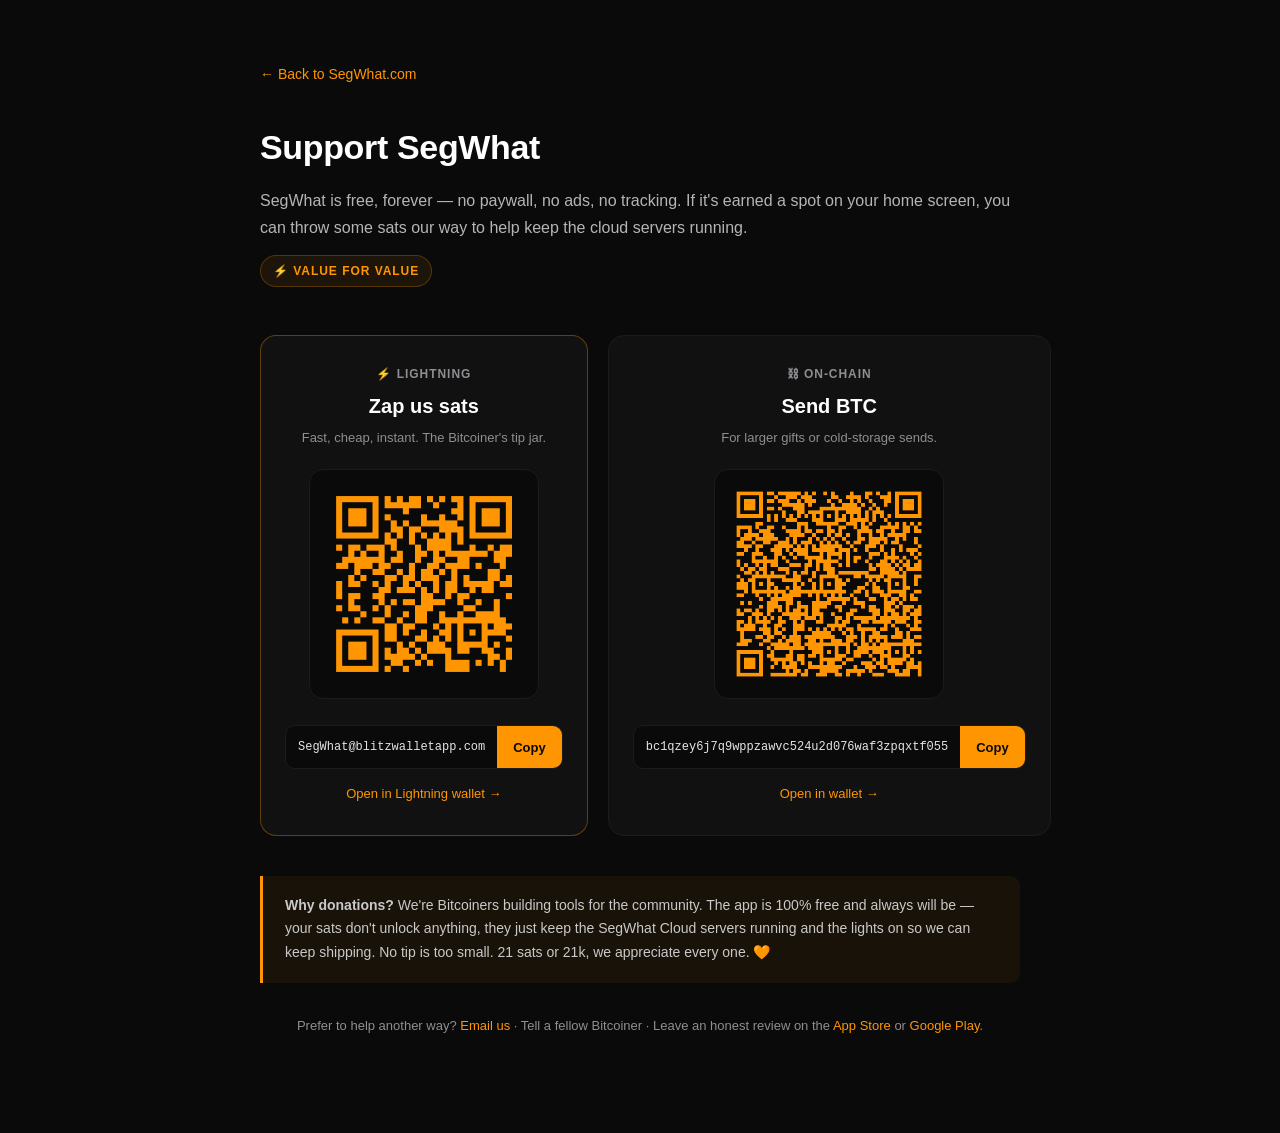
<file: donate.html>
<!DOCTYPE html>
<html lang="en">

<head>
    <meta charset="UTF-8">
    <meta name="viewport" content="width=device-width, initial-scale=1.0">
    <title>Support SegWhat — Bitcoin &amp; Lightning Donations</title>
    <meta name="description"
        content="SegWhat is free, forever. If it earns its place on your home screen, drop us some sats over Lightning or on-chain to keep the cloud servers running.">
    <link rel="icon" type="image/png" sizes="32x32" href="images/favicon-32.png">
    <link rel="icon" type="image/png" sizes="16x16" href="images/favicon-16.png">
    <link rel="apple-touch-icon" sizes="180x180" href="images/apple-touch-icon.png">
    <style>
        * { margin: 0; padding: 0; box-sizing: border-box; }
        body {
            font-family: -apple-system, BlinkMacSystemFont, 'Segoe UI', Roboto, sans-serif;
            background: #0A0A0A; color: #E5E5E5; line-height: 1.7;
            padding: 60px 24px 96px;
        }
        .container { max-width: 760px; margin: 0 auto; }
        .back { display: inline-block; margin-bottom: 32px; font-size: 14px; color: #FF9500; text-decoration: none; }
        .back:hover { text-decoration: underline; }
        h1 { font-size: 34px; color: #fff; margin-bottom: 10px; letter-spacing: -0.01em; }
        .lead { font-size: 16px; color: #B5B5B5; margin-bottom: 14px; }
        .v4v {
            display: inline-block; font-size: 12px; font-weight: 700; letter-spacing: 0.08em;
            text-transform: uppercase; color: #FF9500;
            background: rgba(255, 149, 0, 0.08); border: 1px solid rgba(255, 149, 0, 0.25);
            padding: 5px 12px; border-radius: 999px; margin-bottom: 40px;
        }
        .cards { display: grid; grid-template-columns: 1fr 1fr; gap: 20px; margin: 8px 0 40px; }
        @media (max-width: 620px) { .cards { grid-template-columns: 1fr; } }
        .card {
            background: #111; border: 1px solid #1C1C1E; border-radius: 16px;
            padding: 28px 24px; text-align: center;
        }
        .card.featured { border-color: rgba(255, 149, 0, 0.35); }
        .card-eyebrow {
            font-size: 12px; font-weight: 700; letter-spacing: 0.08em; text-transform: uppercase;
            color: #8E8E93; margin-bottom: 4px;
        }
        .card h2 { font-size: 20px; color: #fff; margin-bottom: 4px; }
        .card .sub { font-size: 13px; color: #8E8E93; margin-bottom: 20px; }
        .qr-wrap {
            background: #0A0A0A; border: 1px solid #1C1C1E; border-radius: 14px;
            padding: 14px; display: inline-block; margin-bottom: 18px;
        }
        .qr-wrap img { display: block; width: 200px; height: 200px; border-radius: 6px; }
        .addr-row {
            display: flex; align-items: stretch; gap: 0;
            background: #0A0A0A; border: 1px solid #1C1C1E; border-radius: 10px; overflow: hidden;
        }
        .addr {
            flex: 1; font-family: ui-monospace, SFMono-Regular, Menlo, monospace;
            font-size: 12px; color: #E5E5E5; padding: 11px 12px;
            white-space: nowrap; overflow-x: auto; text-align: left;
        }
        .copy-btn {
            border: none; background: #FF9500; color: #0A0A0A;
            font-weight: 700; font-size: 13px; padding: 0 16px; cursor: pointer;
            transition: background 0.15s;
        }
        .copy-btn:hover { background: #ffab33; }
        .copy-btn.copied { background: #34C759; color: #fff; }
        .open-link {
            display: inline-block; margin-top: 14px; font-size: 13px;
            color: #FF9500; text-decoration: none;
        }
        .open-link:hover { text-decoration: underline; }
        .pending {
            font-size: 12px; color: #8E8E93; margin-top: 14px; font-style: italic;
        }
        .why {
            background: rgba(255, 149, 0, 0.06); border-left: 3px solid #FF9500;
            border-radius: 0 10px 10px 0; padding: 18px 22px; margin: 8px 0 32px;
        }
        .why p { font-size: 14px; color: #C9C9C9; margin: 0; }
        .footnote { font-size: 13px; color: #8E8E93; text-align: center; margin-top: 8px; }
        .footnote a { color: #FF9500; text-decoration: none; }
    </style>
</head>

<body>
    <div class="container">
        <a href="/" class="back">&larr; Back to SegWhat.com</a>

        <h1>Support SegWhat</h1>
        <p class="lead">SegWhat is free, forever — no paywall, no ads, no tracking. If it's earned a spot on your
            home screen, you can throw some sats our way to help keep the cloud servers running.</p>
        <span class="v4v">⚡ Value for Value</span>

        <div class="cards">
            <!-- Lightning -->
            <div class="card featured">
                <div class="card-eyebrow">⚡ Lightning</div>
                <h2>Zap us sats</h2>
                <p class="sub">Fast, cheap, instant. The Bitcoiner's tip jar.</p>
                <div class="qr-wrap">
                    <img src="images/donate-lightning.png" alt="Lightning donation QR code">
                </div>
                <div class="addr-row">
                    <span class="addr" id="ln-addr">SegWhat@blitzwalletapp.com</span>
                    <button class="copy-btn" data-copy="ln-addr">Copy</button>
                </div>
                <a class="open-link" href="lightning:SegWhat@blitzwalletapp.com">Open in Lightning wallet →</a>
            </div>

            <!-- On-chain -->
            <div class="card">
                <div class="card-eyebrow">⛓ On-chain</div>
                <h2>Send BTC</h2>
                <p class="sub">For larger gifts or cold-storage sends.</p>
                <div class="qr-wrap">
                    <img src="images/donate-onchain.png" alt="On-chain Bitcoin donation QR code">
                </div>
                <div class="addr-row">
                    <span class="addr" id="oc-addr">bc1qzey6j7q9wppzawvc524u2d076waf3zpqxtf055</span>
                    <button class="copy-btn" data-copy="oc-addr">Copy</button>
                </div>
                <a class="open-link"
                    href="bitcoin:bc1qzey6j7q9wppzawvc524u2d076waf3zpqxtf055?label=SegWhat%20Donation">Open in
                    wallet →</a>
            </div>
        </div>

        <div class="why">
            <p><strong>Why donations?</strong> We're Bitcoiners building tools for the community. The app is
                100% free and always will be — your sats don't unlock anything, they just keep the SegWhat Cloud
                servers running and the lights on so we can keep shipping. No tip is too small. 21 sats or 21k,
                we appreciate every one. 🧡</p>
        </div>

        <p class="footnote">Prefer to help another way? <a href="mailto:info@segwhat.com">Email us</a> ·
            Tell a fellow Bitcoiner · Leave an honest review on the
            <a href="https://apps.apple.com/us/app/blockclock-by-segwhat/id6767312694">App Store</a> or
            <a href="https://play.google.com/store/apps/details?id=io.segwhat.blockclock">Google Play</a>.</p>
    </div>

    <script>
        document.querySelectorAll('.copy-btn').forEach(function (btn) {
            btn.addEventListener('click', function () {
                var text = document.getElementById(btn.dataset.copy).textContent.trim();
                navigator.clipboard.writeText(text).then(function () {
                    var orig = btn.textContent;
                    btn.textContent = 'Copied';
                    btn.classList.add('copied');
                    setTimeout(function () {
                        btn.textContent = orig;
                        btn.classList.remove('copied');
                    }, 1500);
                });
            });
        });
    </script>
</body>

</html>
</file>
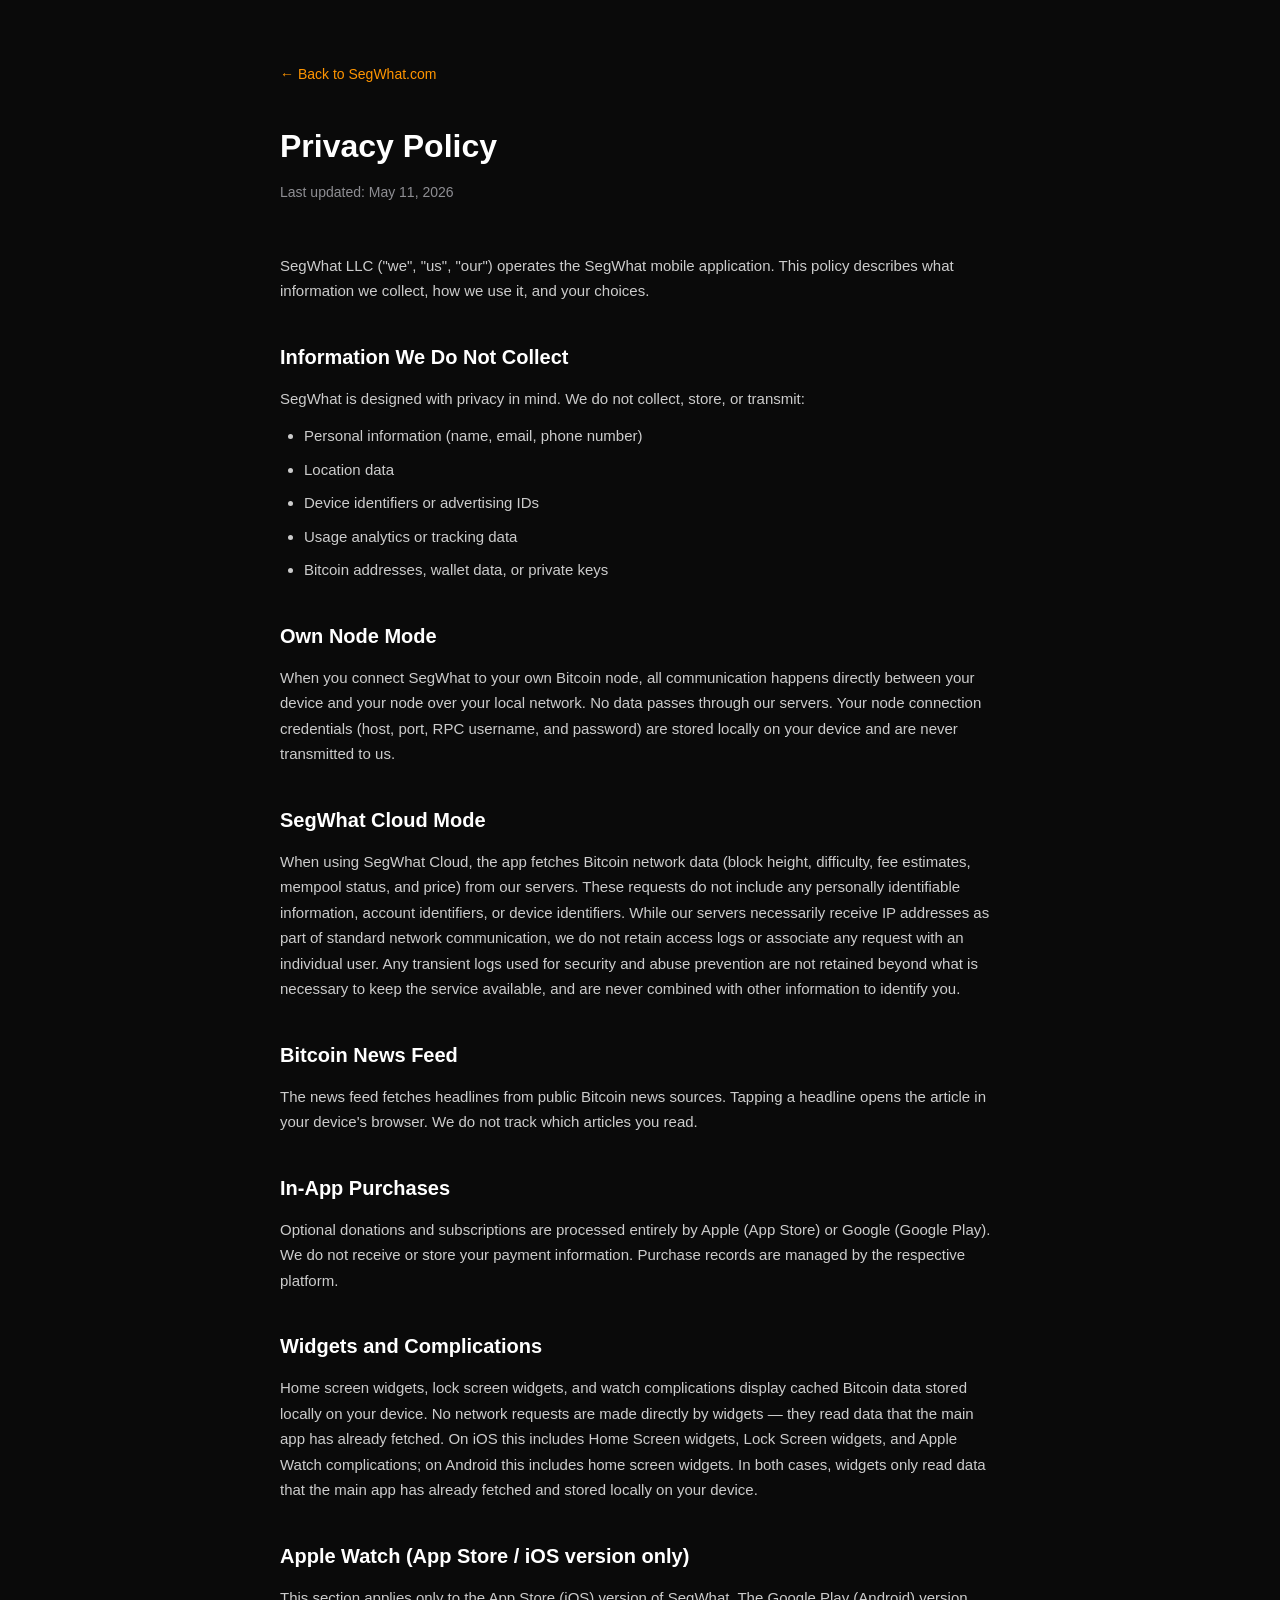
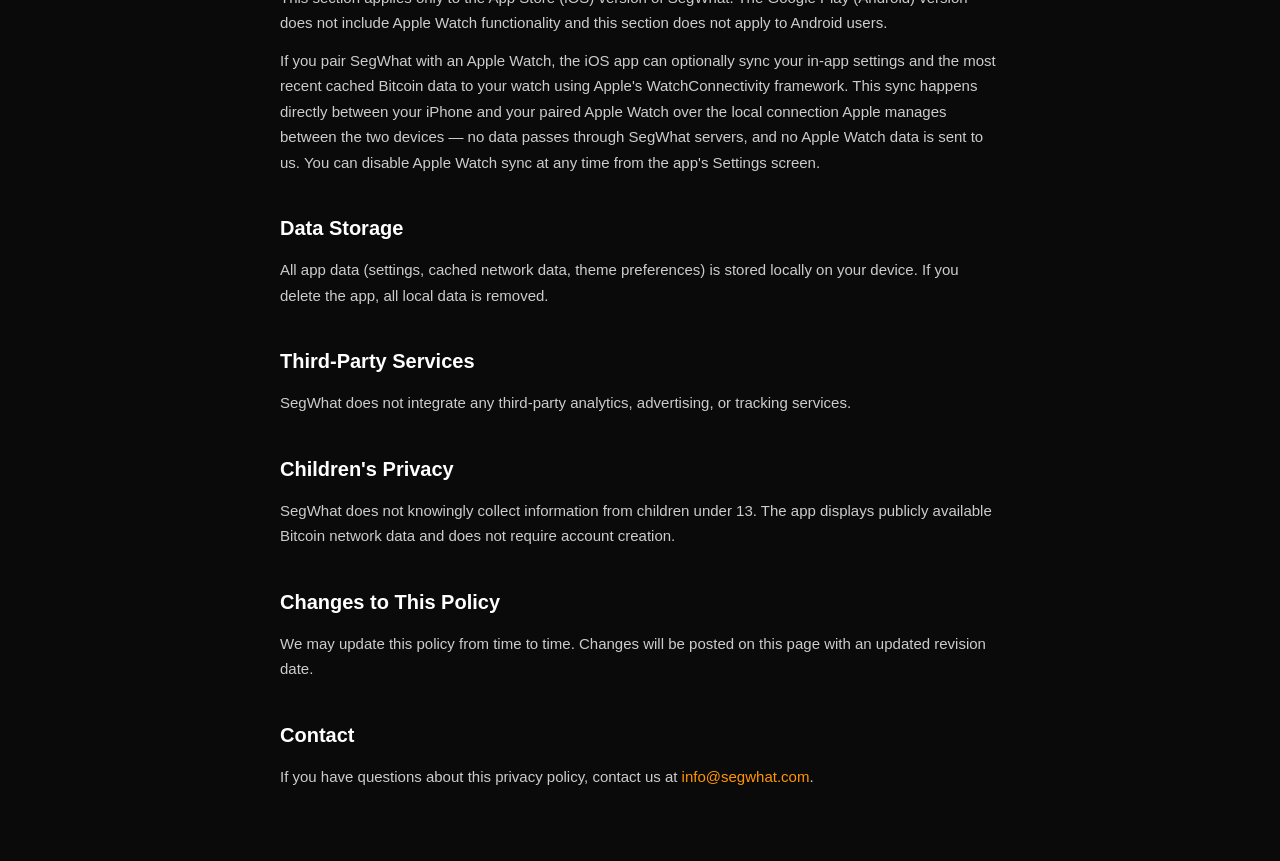
<file: privacy.html>
<!DOCTYPE html>
<html lang="en">

<head>
    <meta charset="UTF-8">
    <meta name="viewport" content="width=device-width, initial-scale=1.0">
    <title>Privacy Policy — SegWhat LLC</title>
    <style>
        * { margin: 0; padding: 0; box-sizing: border-box; }
        body {
            font-family: -apple-system, BlinkMacSystemFont, 'Segoe UI', Roboto, sans-serif;
            background: #0A0A0A; color: #E5E5E5; line-height: 1.7;
            padding: 60px 24px;
        }
        .container { max-width: 720px; margin: 0 auto; }
        h1 { font-size: 32px; color: #fff; margin-bottom: 8px; }
        .updated { font-size: 14px; color: #8E8E93; margin-bottom: 48px; }
        h2 { font-size: 20px; color: #fff; margin: 36px 0 12px; }
        p, li { font-size: 15px; color: #ccc; margin-bottom: 12px; }
        ul { padding-left: 24px; }
        li { margin-bottom: 8px; }
        a { color: #FF9500; text-decoration: none; }
        a:hover { text-decoration: underline; }
        .back { display: inline-block; margin-bottom: 32px; font-size: 14px; }
    </style>
</head>

<body>
    <div class="container">
        <a href="/" class="back">&larr; Back to SegWhat.com</a>
        <h1>Privacy Policy</h1>
        <p class="updated">Last updated: May 11, 2026</p>

        <p>SegWhat LLC ("we", "us", "our") operates the SegWhat mobile application. This policy describes what
            information we collect, how we use it, and your choices.</p>

        <h2>Information We Do Not Collect</h2>
        <p>SegWhat is designed with privacy in mind. We do not collect, store, or transmit:</p>
        <ul>
            <li>Personal information (name, email, phone number)</li>
            <li>Location data</li>
            <li>Device identifiers or advertising IDs</li>
            <li>Usage analytics or tracking data</li>
            <li>Bitcoin addresses, wallet data, or private keys</li>
        </ul>

        <h2>Own Node Mode</h2>
        <p>When you connect SegWhat to your own Bitcoin node, all communication happens directly between your
            device and your node over your local network. No data passes through our servers. Your node connection
            credentials (host, port, RPC username, and password) are stored locally on your device and are never
            transmitted to us.</p>

        <h2>SegWhat Cloud Mode</h2>
        <p>When using SegWhat Cloud, the app fetches Bitcoin network data (block height, difficulty, fee estimates,
            mempool status, and price) from our servers. These requests do not include any personally identifiable
            information, account identifiers, or device identifiers. While our servers necessarily receive IP
            addresses as part of standard network communication, we do not retain access logs or associate any
            request with an individual user. Any transient logs used for security and abuse prevention are not
            retained beyond what is necessary to keep the service available, and are never combined with other
            information to identify you.</p>

        <h2>Bitcoin News Feed</h2>
        <p>The news feed fetches headlines from public Bitcoin news sources. Tapping a headline opens the article in
            your device's browser. We do not track which articles you read.</p>

        <h2>In-App Purchases</h2>
        <p>Optional donations and subscriptions are processed entirely by Apple (App Store) or Google (Google Play).
            We do not receive or store your payment information. Purchase records are managed by the respective
            platform.</p>

        <h2>Widgets and Complications</h2>
        <p>Home screen widgets, lock screen widgets, and watch complications display cached Bitcoin data stored
            locally on your device. No network requests are made directly by widgets — they read data that the main
            app has already fetched. On iOS this includes Home Screen widgets, Lock Screen widgets, and Apple Watch
            complications; on Android this includes home screen widgets. In both cases, widgets only read data that
            the main app has already fetched and stored locally on your device.</p>

        <h2>Apple Watch (App Store / iOS version only)</h2>
        <p>This section applies only to the App Store (iOS) version of SegWhat. The Google Play (Android) version
            does not include Apple Watch functionality and this section does not apply to Android users.</p>
        <p>If you pair SegWhat with an Apple Watch, the iOS app can optionally sync your in-app settings and the
            most recent cached Bitcoin data to your watch using Apple's WatchConnectivity framework. This sync
            happens directly between your iPhone and your paired Apple Watch over the local connection Apple manages
            between the two devices — no data passes through SegWhat servers, and no Apple Watch data is sent to us.
            You can disable Apple Watch sync at any time from the app's Settings screen.</p>

        <h2>Data Storage</h2>
        <p>All app data (settings, cached network data, theme preferences) is stored locally on your device. If you
            delete the app, all local data is removed.</p>

        <h2>Third-Party Services</h2>
        <p>SegWhat does not integrate any third-party analytics, advertising, or tracking services.</p>

        <h2>Children's Privacy</h2>
        <p>SegWhat does not knowingly collect information from children under 13. The app displays publicly
            available Bitcoin network data and does not require account creation.</p>

        <h2>Changes to This Policy</h2>
        <p>We may update this policy from time to time. Changes will be posted on this page with an updated
            revision date.</p>

        <h2>Contact</h2>
        <p>If you have questions about this privacy policy, contact us at
            <a href="mailto:info@segwhat.com">info@segwhat.com</a>.
        </p>
    </div>
</body>

</html>
</file>
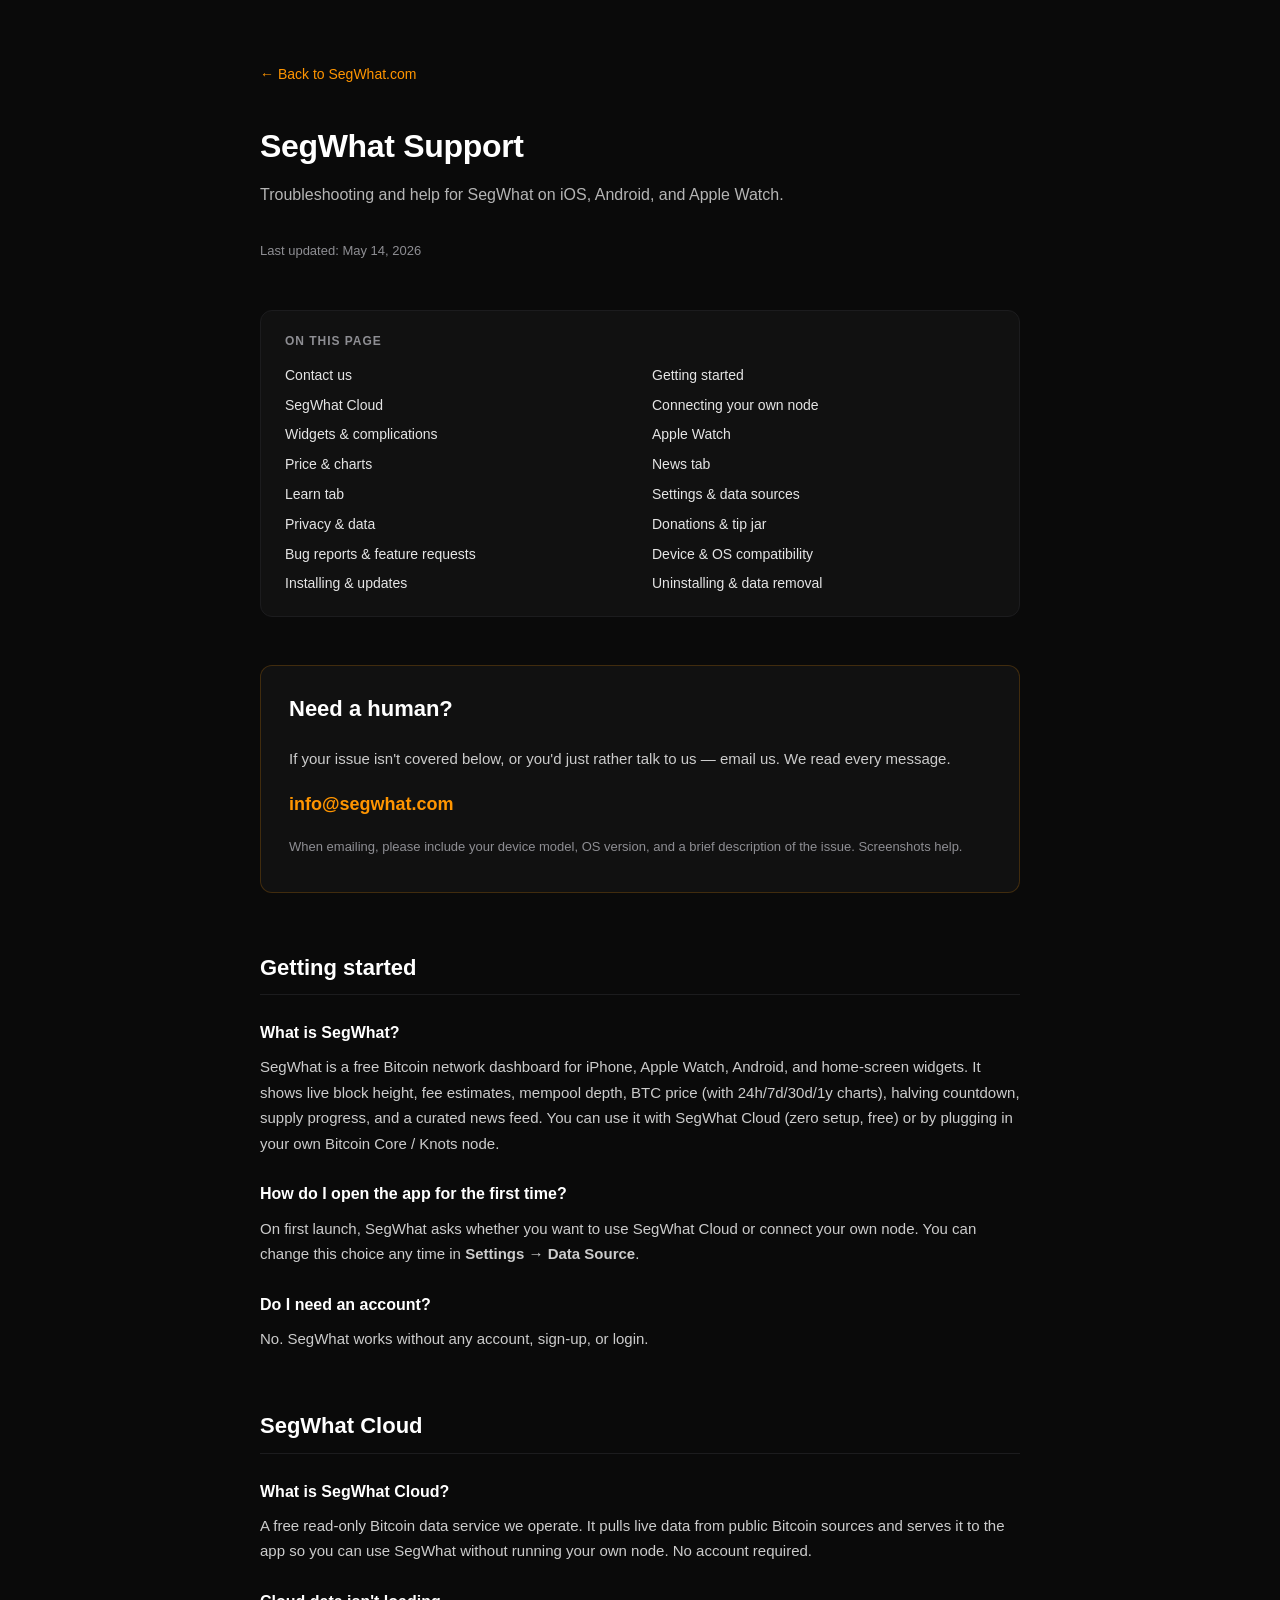
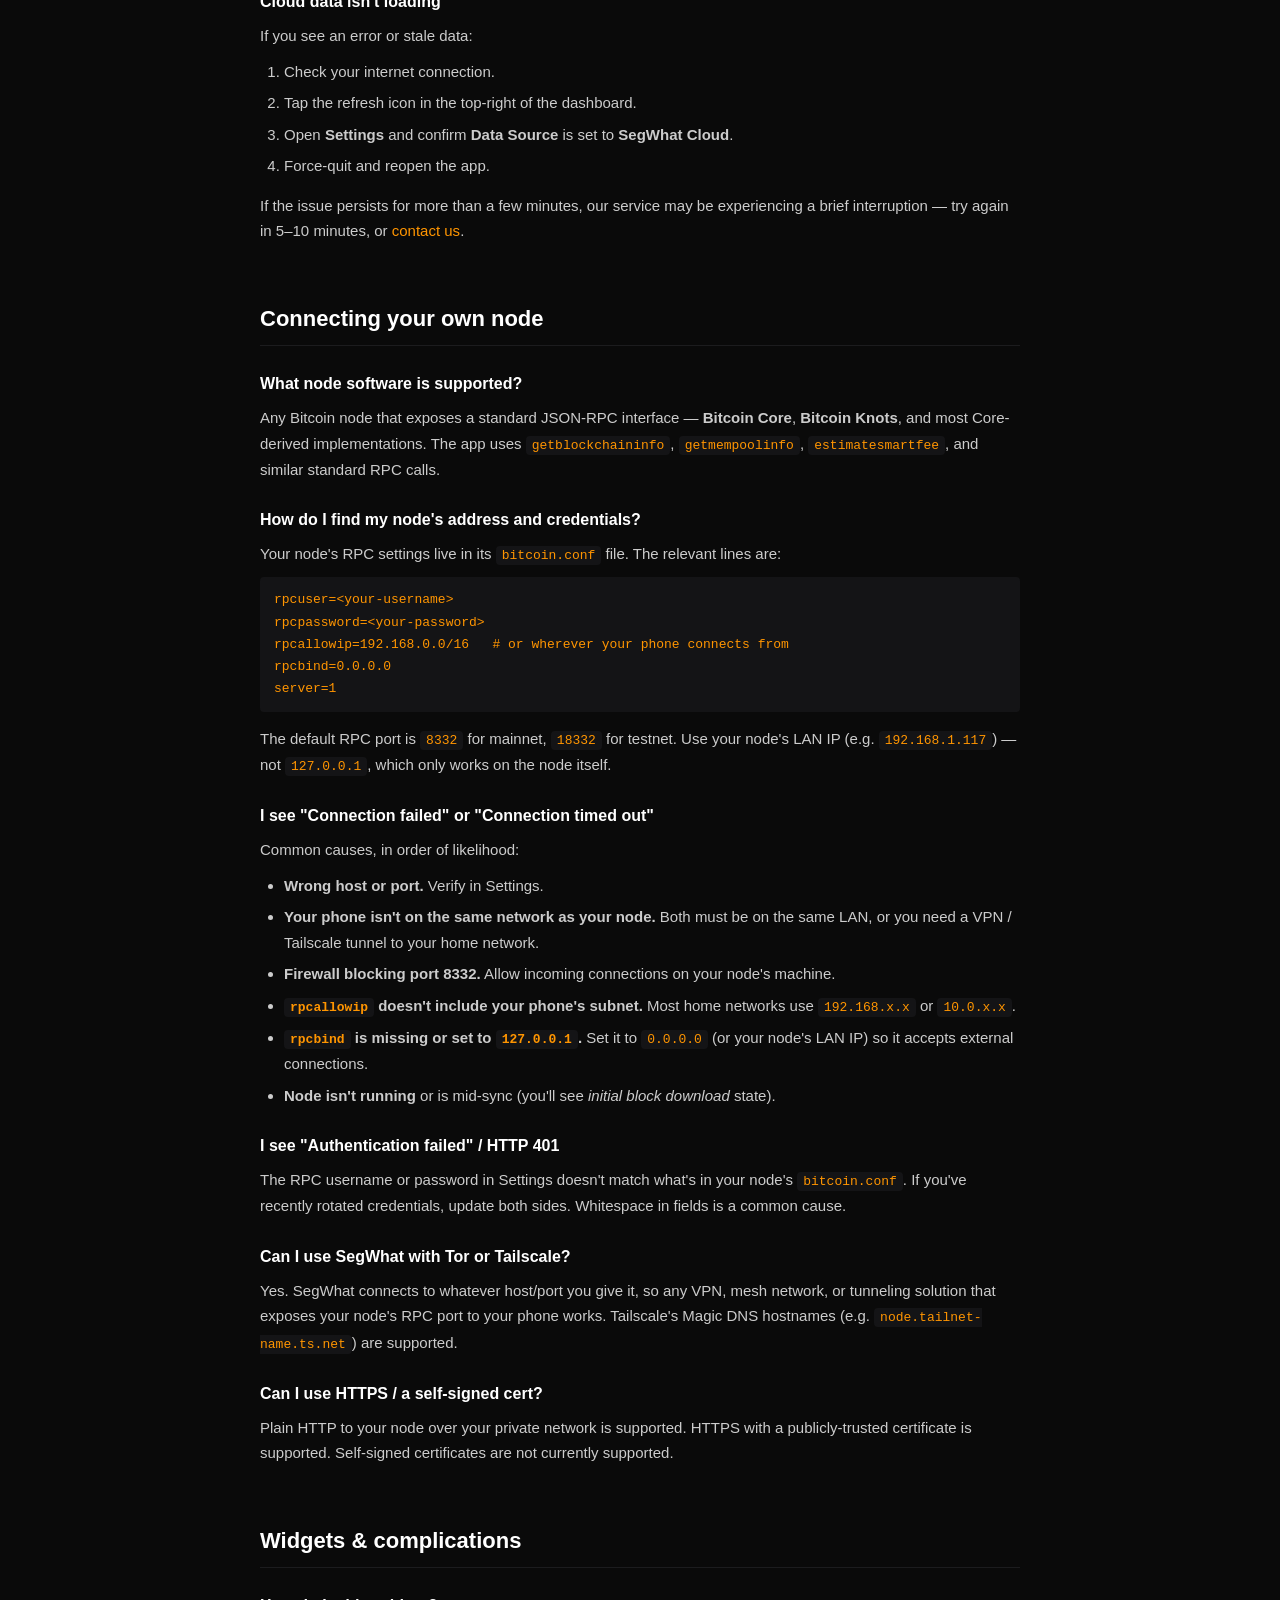
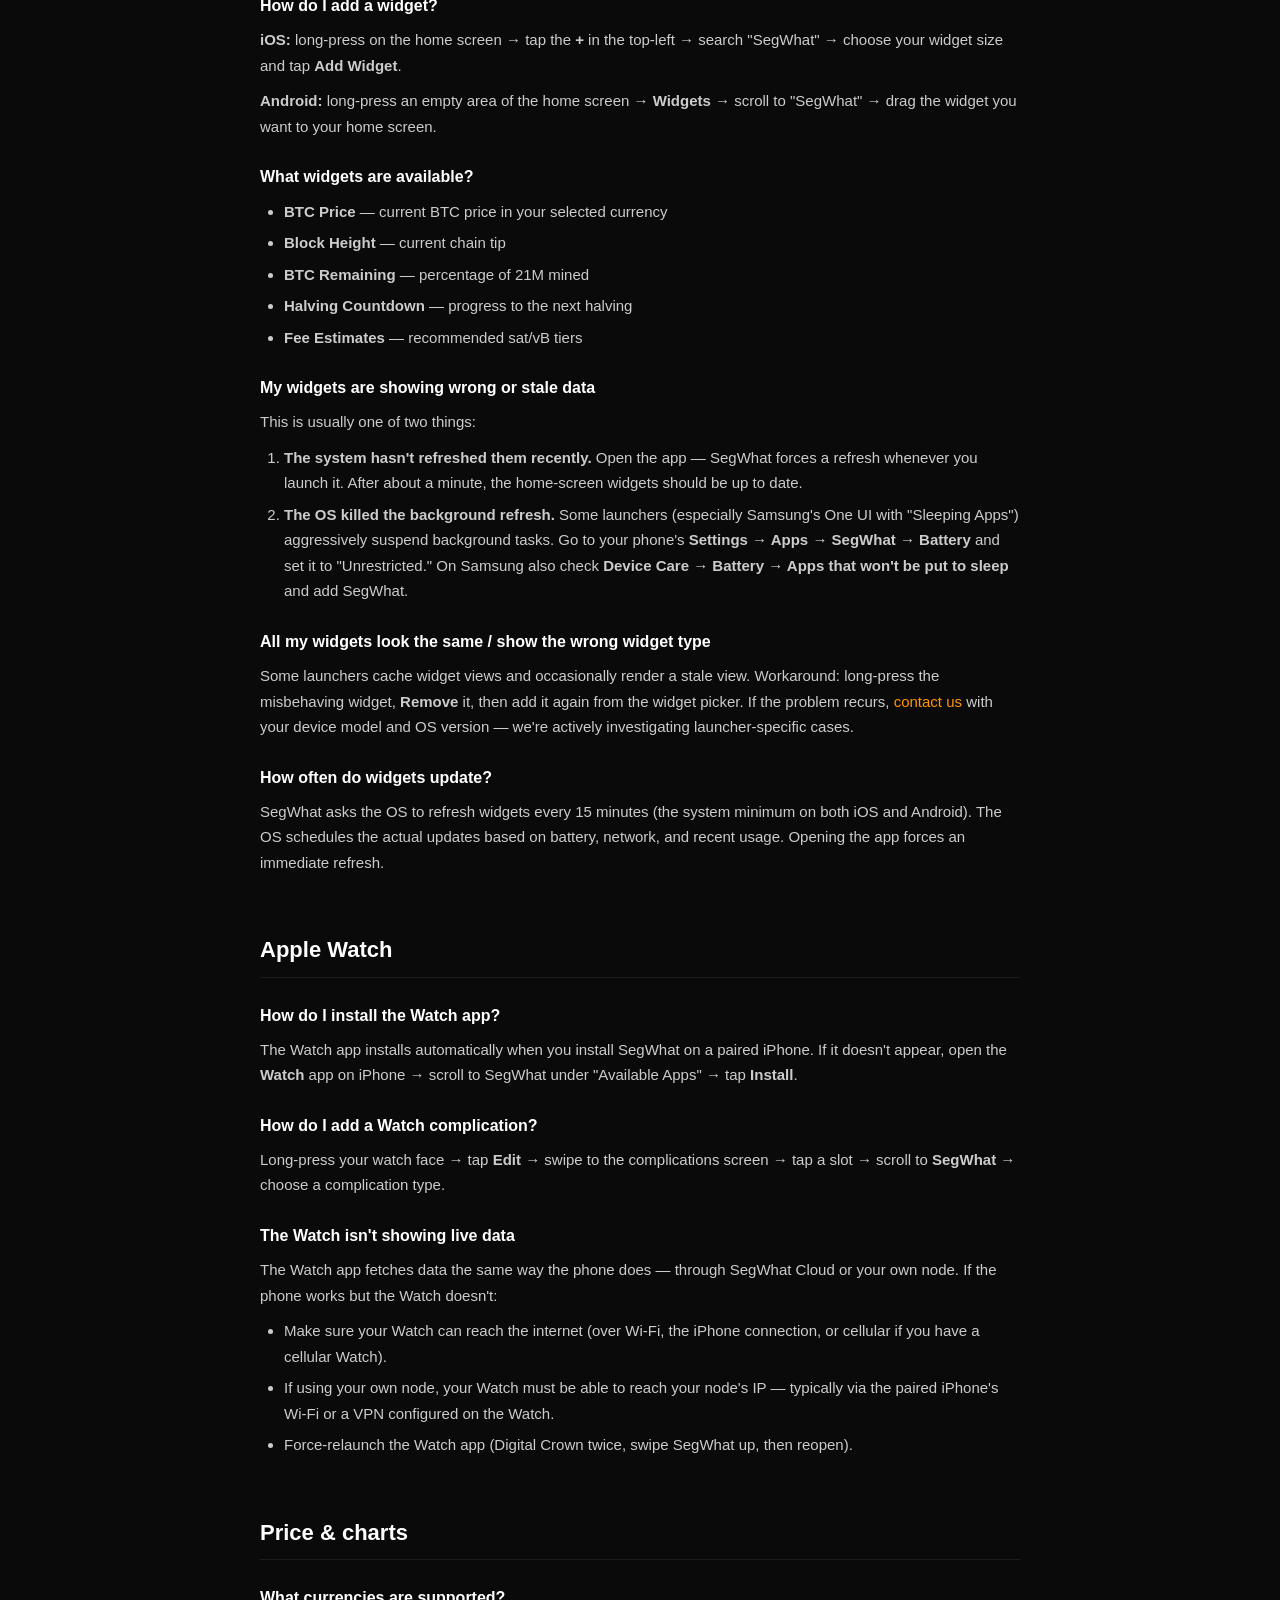
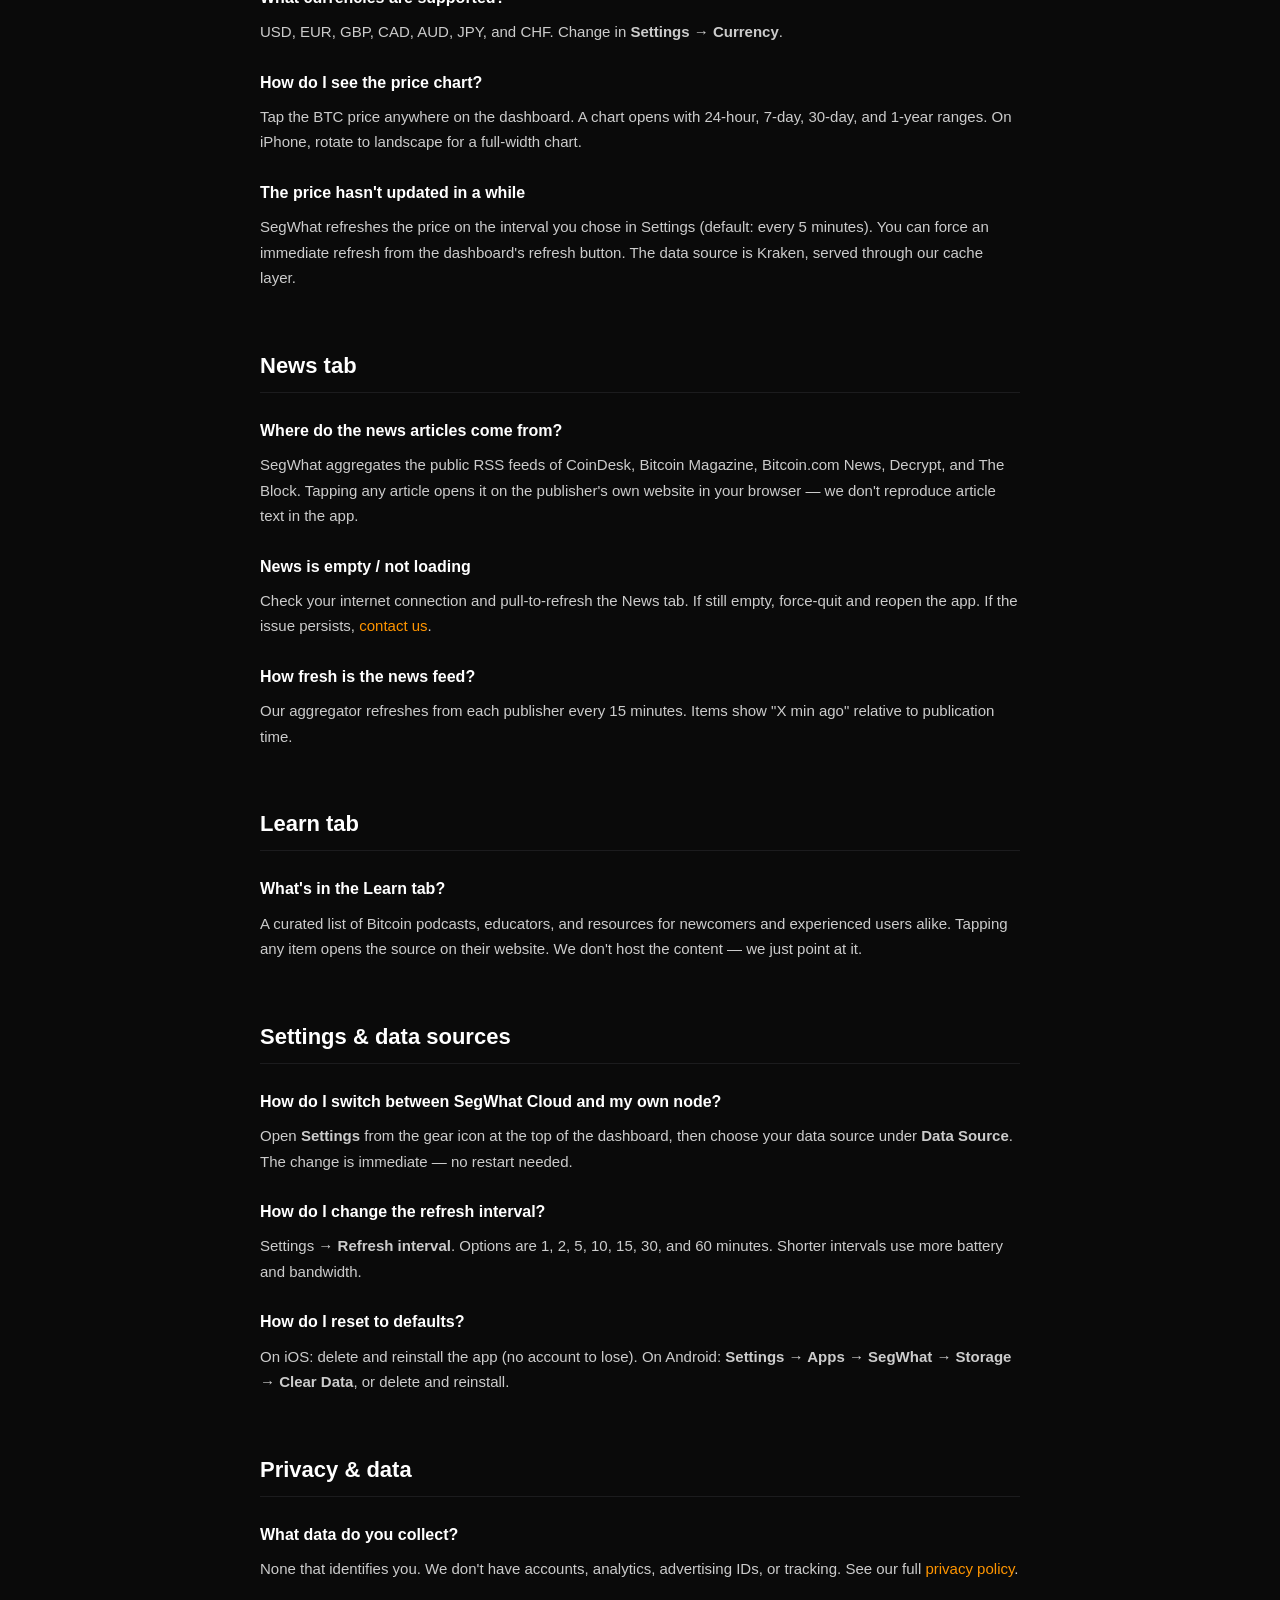
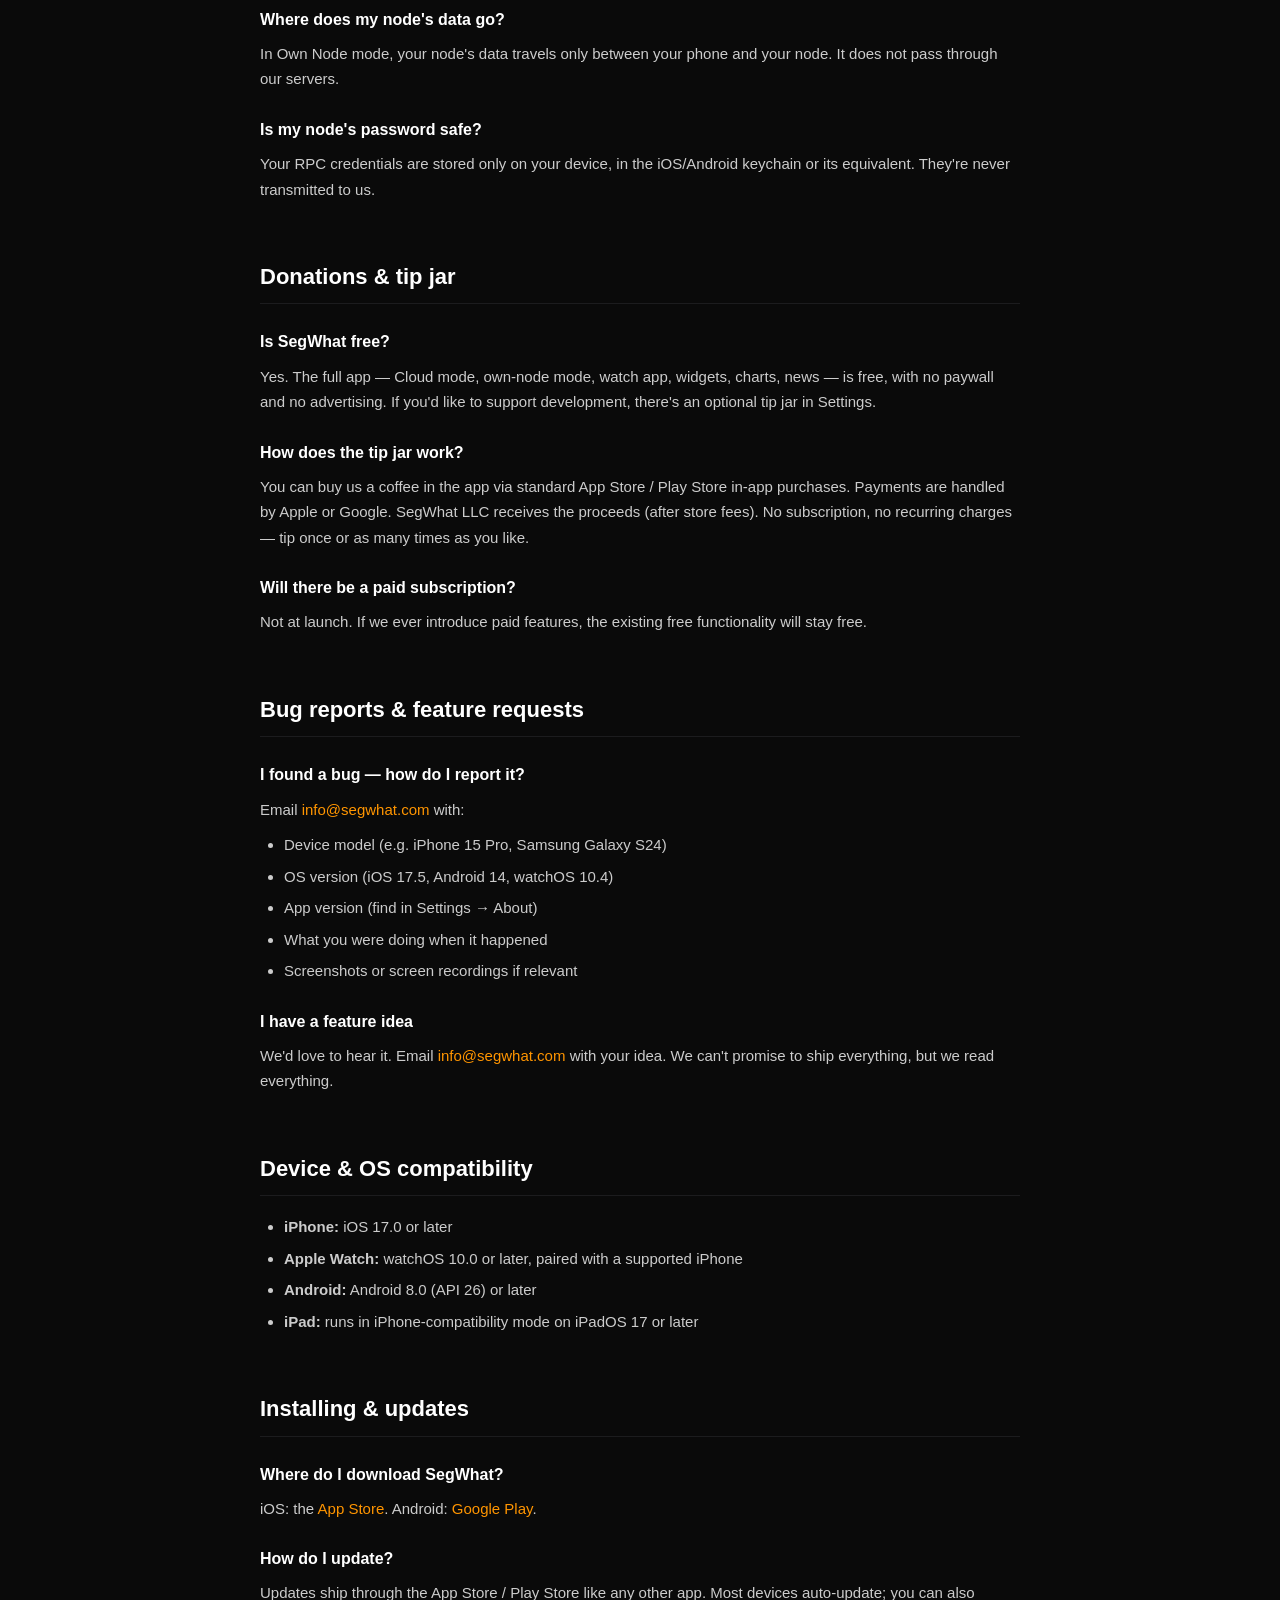
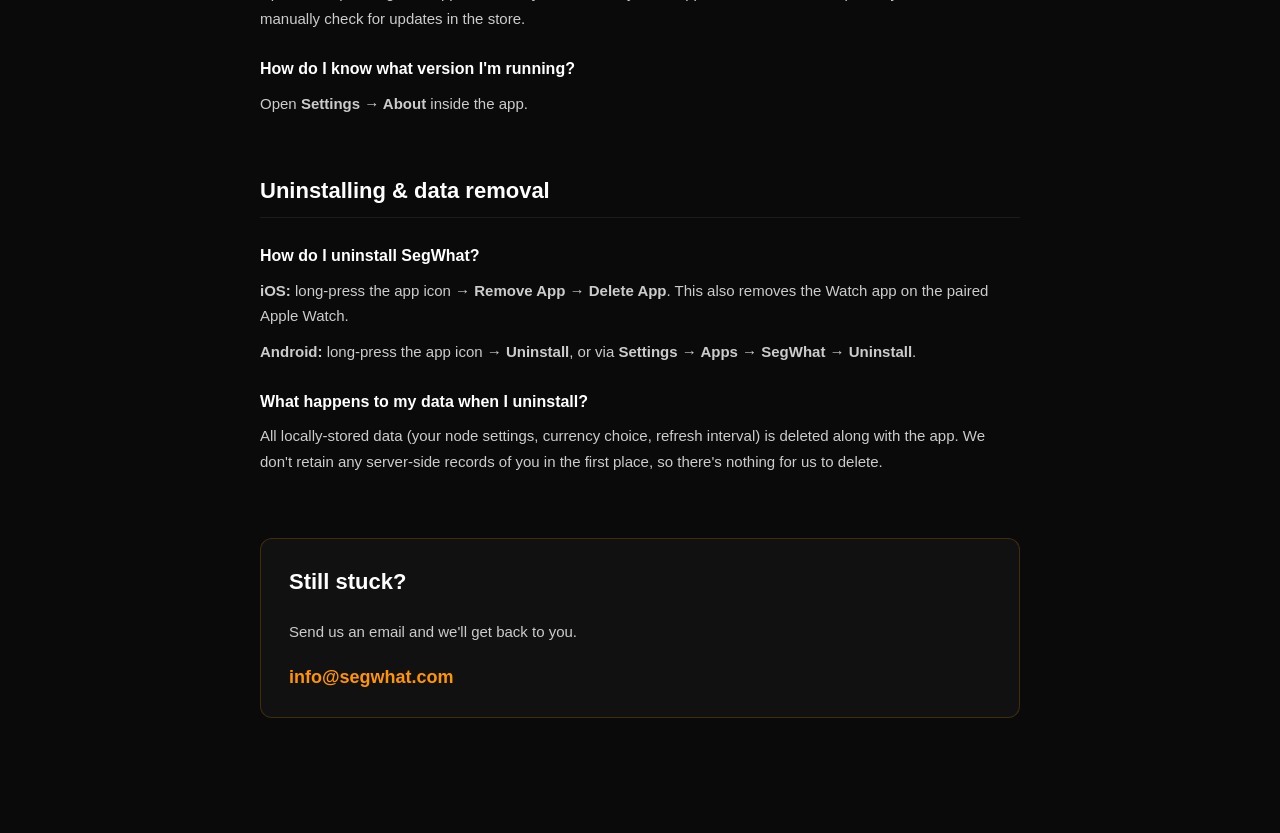
<file: support.html>
<!DOCTYPE html>
<html lang="en">

<head>
    <meta charset="UTF-8">
    <meta name="viewport" content="width=device-width, initial-scale=1.0">
    <title>Support — SegWhat</title>
    <meta name="description"
        content="Help and troubleshooting for SegWhat on iOS, Android, and Apple Watch. Node connection, widgets, complications, news, price charts, and more.">
    <style>
        * { margin: 0; padding: 0; box-sizing: border-box; }
        body {
            font-family: -apple-system, BlinkMacSystemFont, 'Segoe UI', Roboto, sans-serif;
            background: #0A0A0A; color: #E5E5E5; line-height: 1.7;
            padding: 60px 24px 96px;
        }
        .container { max-width: 760px; margin: 0 auto; }
        h1 { font-size: 32px; color: #fff; margin-bottom: 8px; letter-spacing: -0.01em; }
        .lead { font-size: 16px; color: #B5B5B5; margin-bottom: 32px; }
        .updated { font-size: 13px; color: #8E8E93; margin-bottom: 48px; }
        h2 {
            font-size: 22px; color: #fff;
            margin: 56px 0 18px;
            padding-bottom: 8px;
            border-bottom: 1px solid #1C1C1E;
        }
        h3 { font-size: 16px; color: #fff; margin: 24px 0 8px; }
        p, li { font-size: 15px; color: #ccc; margin-bottom: 10px; }
        ul, ol { padding-left: 24px; margin-bottom: 14px; }
        li { margin-bottom: 6px; }
        a { color: #FF9500; text-decoration: none; }
        a:hover { text-decoration: underline; }
        code, pre {
            font-family: ui-monospace, SFMono-Regular, Menlo, monospace;
            font-size: 13px; color: #FF9500;
            background: #141416; padding: 2px 6px; border-radius: 4px;
        }
        pre {
            display: block; padding: 12px 14px; margin: 10px 0 14px;
            white-space: pre-wrap; word-wrap: break-word;
        }
        .back { display: inline-block; margin-bottom: 32px; font-size: 14px; color: #FF9500; }
        .toc {
            background: #111; border: 1px solid #1C1C1E;
            border-radius: 12px; padding: 20px 24px;
            margin-bottom: 24px;
        }
        .toc-title {
            font-size: 12px; font-weight: 700; color: #8E8E93;
            text-transform: uppercase; letter-spacing: 0.08em;
            margin-bottom: 12px;
        }
        .toc-grid {
            display: grid; grid-template-columns: 1fr 1fr; gap: 6px 24px;
        }
        .toc a { font-size: 14px; color: #E5E5E5; }
        .toc a:hover { color: #FF9500; text-decoration: none; }
        .contact-box {
            background: #111; border: 1px solid rgba(255, 149, 0, 0.2);
            border-radius: 12px; padding: 24px 28px;
            margin: 48px 0 24px;
        }
        .contact-box h2 { margin-top: 0; border-bottom: none; padding-bottom: 0; }
        .contact-email {
            display: inline-block; margin-top: 8px;
            font-size: 18px; font-weight: 600;
        }
        .note {
            background: rgba(255, 149, 0, 0.06);
            border-left: 3px solid #FF9500;
            padding: 10px 16px;
            margin: 12px 0 18px;
            font-size: 14px; color: #B5B5B5;
        }
        @media (max-width: 540px) {
            .toc-grid { grid-template-columns: 1fr; }
        }
    </style>
</head>

<body>
    <div class="container">
        <a href="/" class="back">&larr; Back to SegWhat.com</a>
        <h1>SegWhat Support</h1>
        <p class="lead">Troubleshooting and help for SegWhat on iOS, Android, and Apple Watch.</p>
        <p class="updated">Last updated: May 14, 2026</p>

        <div class="toc">
            <div class="toc-title">On this page</div>
            <div class="toc-grid">
                <a href="#contact">Contact us</a>
                <a href="#getting-started">Getting started</a>
                <a href="#cloud">SegWhat Cloud</a>
                <a href="#own-node">Connecting your own node</a>
                <a href="#widgets">Widgets &amp; complications</a>
                <a href="#watch">Apple Watch</a>
                <a href="#price">Price &amp; charts</a>
                <a href="#news">News tab</a>
                <a href="#education">Learn tab</a>
                <a href="#settings">Settings &amp; data sources</a>
                <a href="#privacy">Privacy &amp; data</a>
                <a href="#donations">Donations &amp; tip jar</a>
                <a href="#bugs">Bug reports &amp; feature requests</a>
                <a href="#compatibility">Device &amp; OS compatibility</a>
                <a href="#install">Installing &amp; updates</a>
                <a href="#uninstall">Uninstalling &amp; data removal</a>
            </div>
        </div>

        <div class="contact-box" id="contact">
            <h2 style="margin-top: 0;">Need a human?</h2>
            <p>If your issue isn't covered below, or you'd just rather talk to us — email us. We read every message.</p>
            <a href="mailto:info@segwhat.com?subject=SegWhat%20Support"
                class="contact-email">info@segwhat.com</a>
            <p style="margin-top: 16px; font-size: 13px; color: #8E8E93;">
                When emailing, please include your device model, OS version, and a brief description of the
                issue. Screenshots help.
            </p>
        </div>

        <h2 id="getting-started">Getting started</h2>

        <h3>What is SegWhat?</h3>
        <p>SegWhat is a free Bitcoin network dashboard for iPhone, Apple Watch, Android, and home-screen
            widgets. It shows live block height, fee estimates, mempool depth, BTC price (with 24h/7d/30d/1y
            charts), halving countdown, supply progress, and a curated news feed. You can use it with SegWhat
            Cloud (zero setup, free) or by plugging in your own Bitcoin Core / Knots node.</p>

        <h3>How do I open the app for the first time?</h3>
        <p>On first launch, SegWhat asks whether you want to use SegWhat Cloud or connect your own node.
            You can change this choice any time in <strong>Settings → Data Source</strong>.</p>

        <h3>Do I need an account?</h3>
        <p>No. SegWhat works without any account, sign-up, or login.</p>

        <h2 id="cloud">SegWhat Cloud</h2>

        <h3>What is SegWhat Cloud?</h3>
        <p>A free read-only Bitcoin data service we operate. It pulls live data from public Bitcoin sources
            and serves it to the app so you can use SegWhat without running your own node. No account
            required.</p>

        <h3>Cloud data isn't loading</h3>
        <p>If you see an error or stale data:</p>
        <ol>
            <li>Check your internet connection.</li>
            <li>Tap the refresh icon in the top-right of the dashboard.</li>
            <li>Open <strong>Settings</strong> and confirm <strong>Data Source</strong> is set to
                <strong>SegWhat Cloud</strong>.</li>
            <li>Force-quit and reopen the app.</li>
        </ol>
        <p>If the issue persists for more than a few minutes, our service may be experiencing a brief
            interruption — try again in 5–10 minutes, or <a href="#contact">contact us</a>.</p>

        <h2 id="own-node">Connecting your own node</h2>

        <h3>What node software is supported?</h3>
        <p>Any Bitcoin node that exposes a standard JSON-RPC interface — <strong>Bitcoin Core</strong>,
            <strong>Bitcoin Knots</strong>, and most Core-derived implementations. The app uses
            <code>getblockchaininfo</code>, <code>getmempoolinfo</code>, <code>estimatesmartfee</code>, and
            similar standard RPC calls.</p>

        <h3>How do I find my node's address and credentials?</h3>
        <p>Your node's RPC settings live in its <code>bitcoin.conf</code> file. The relevant lines are:</p>
        <pre>rpcuser=&lt;your-username&gt;
rpcpassword=&lt;your-password&gt;
rpcallowip=192.168.0.0/16   # or wherever your phone connects from
rpcbind=0.0.0.0
server=1</pre>
        <p>The default RPC port is <code>8332</code> for mainnet, <code>18332</code> for testnet. Use your
            node's LAN IP (e.g. <code>192.168.1.117</code>) — not <code>127.0.0.1</code>, which only works
            on the node itself.</p>

        <h3>I see "Connection failed" or "Connection timed out"</h3>
        <p>Common causes, in order of likelihood:</p>
        <ul>
            <li><strong>Wrong host or port.</strong> Verify in Settings.</li>
            <li><strong>Your phone isn't on the same network as your node.</strong> Both must be on the same
                LAN, or you need a VPN / Tailscale tunnel to your home network.</li>
            <li><strong>Firewall blocking port 8332.</strong> Allow incoming connections on your node's
                machine.</li>
            <li><strong><code>rpcallowip</code> doesn't include your phone's subnet.</strong> Most home
                networks use <code>192.168.x.x</code> or <code>10.0.x.x</code>.</li>
            <li><strong><code>rpcbind</code> is missing or set to <code>127.0.0.1</code>.</strong> Set it to
                <code>0.0.0.0</code> (or your node's LAN IP) so it accepts external connections.</li>
            <li><strong>Node isn't running</strong> or is mid-sync (you'll see <em>initial block download</em>
                state).</li>
        </ul>

        <h3>I see "Authentication failed" / HTTP 401</h3>
        <p>The RPC username or password in Settings doesn't match what's in your node's
            <code>bitcoin.conf</code>. If you've recently rotated credentials, update both sides. Whitespace
            in fields is a common cause.</p>

        <h3>Can I use SegWhat with Tor or Tailscale?</h3>
        <p>Yes. SegWhat connects to whatever host/port you give it, so any VPN, mesh network, or tunneling
            solution that exposes your node's RPC port to your phone works. Tailscale's Magic DNS hostnames
            (e.g. <code>node.tailnet-name.ts.net</code>) are supported.</p>

        <h3>Can I use HTTPS / a self-signed cert?</h3>
        <p>Plain HTTP to your node over your private network is supported. HTTPS with a publicly-trusted
            certificate is supported. Self-signed certificates are not currently supported.</p>

        <h2 id="widgets">Widgets &amp; complications</h2>

        <h3>How do I add a widget?</h3>
        <p><strong>iOS:</strong> long-press on the home screen → tap the <strong>+</strong> in the top-left
            → search "SegWhat" → choose your widget size and tap <strong>Add Widget</strong>.</p>
        <p><strong>Android:</strong> long-press an empty area of the home screen → <strong>Widgets</strong>
            → scroll to "SegWhat" → drag the widget you want to your home screen.</p>

        <h3>What widgets are available?</h3>
        <ul>
            <li><strong>BTC Price</strong> — current BTC price in your selected currency</li>
            <li><strong>Block Height</strong> — current chain tip</li>
            <li><strong>BTC Remaining</strong> — percentage of 21M mined</li>
            <li><strong>Halving Countdown</strong> — progress to the next halving</li>
            <li><strong>Fee Estimates</strong> — recommended sat/vB tiers</li>
        </ul>

        <h3>My widgets are showing wrong or stale data</h3>
        <p>This is usually one of two things:</p>
        <ol>
            <li><strong>The system hasn't refreshed them recently.</strong> Open the app — SegWhat forces
                a refresh whenever you launch it. After about a minute, the home-screen widgets should be
                up to date.</li>
            <li><strong>The OS killed the background refresh.</strong> Some launchers (especially Samsung's
                One UI with "Sleeping Apps") aggressively suspend background tasks. Go to your phone's
                <strong>Settings → Apps → SegWhat → Battery</strong> and set it to "Unrestricted." On
                Samsung also check <strong>Device Care → Battery → Apps that won't be put to sleep</strong>
                and add SegWhat.</li>
        </ol>

        <h3>All my widgets look the same / show the wrong widget type</h3>
        <p>Some launchers cache widget views and occasionally render a stale view. Workaround: long-press
            the misbehaving widget, <strong>Remove</strong> it, then add it again from the widget picker.
            If the problem recurs, <a href="#contact">contact us</a> with your device model and OS version
            — we're actively investigating launcher-specific cases.</p>

        <h3>How often do widgets update?</h3>
        <p>SegWhat asks the OS to refresh widgets every 15 minutes (the system minimum on both iOS and
            Android). The OS schedules the actual updates based on battery, network, and recent usage. Opening
            the app forces an immediate refresh.</p>

        <h2 id="watch">Apple Watch</h2>

        <h3>How do I install the Watch app?</h3>
        <p>The Watch app installs automatically when you install SegWhat on a paired iPhone. If it
            doesn't appear, open the <strong>Watch</strong> app on iPhone → scroll to SegWhat under
            "Available Apps" → tap <strong>Install</strong>.</p>

        <h3>How do I add a Watch complication?</h3>
        <p>Long-press your watch face → tap <strong>Edit</strong> → swipe to the complications screen →
            tap a slot → scroll to <strong>SegWhat</strong> → choose a complication type.</p>

        <h3>The Watch isn't showing live data</h3>
        <p>The Watch app fetches data the same way the phone does — through SegWhat Cloud or your own
            node. If the phone works but the Watch doesn't:</p>
        <ul>
            <li>Make sure your Watch can reach the internet (over Wi-Fi, the iPhone connection, or cellular
                if you have a cellular Watch).</li>
            <li>If using your own node, your Watch must be able to reach your node's IP — typically via the
                paired iPhone's Wi-Fi or a VPN configured on the Watch.</li>
            <li>Force-relaunch the Watch app (Digital Crown twice, swipe SegWhat up, then reopen).</li>
        </ul>

        <h2 id="price">Price &amp; charts</h2>

        <h3>What currencies are supported?</h3>
        <p>USD, EUR, GBP, CAD, AUD, JPY, and CHF. Change in <strong>Settings → Currency</strong>.</p>

        <h3>How do I see the price chart?</h3>
        <p>Tap the BTC price anywhere on the dashboard. A chart opens with 24-hour, 7-day, 30-day, and
            1-year ranges. On iPhone, rotate to landscape for a full-width chart.</p>

        <h3>The price hasn't updated in a while</h3>
        <p>SegWhat refreshes the price on the interval you chose in Settings (default: every 5 minutes).
            You can force an immediate refresh from the dashboard's refresh button. The data source is
            Kraken, served through our cache layer.</p>

        <h2 id="news">News tab</h2>

        <h3>Where do the news articles come from?</h3>
        <p>SegWhat aggregates the public RSS feeds of CoinDesk, Bitcoin Magazine, Bitcoin.com News,
            Decrypt, and The Block. Tapping any article opens it on the publisher's own website in your
            browser — we don't reproduce article text in the app.</p>

        <h3>News is empty / not loading</h3>
        <p>Check your internet connection and pull-to-refresh the News tab. If still empty, force-quit and
            reopen the app. If the issue persists, <a href="#contact">contact us</a>.</p>

        <h3>How fresh is the news feed?</h3>
        <p>Our aggregator refreshes from each publisher every 15 minutes. Items show "X min ago" relative
            to publication time.</p>

        <h2 id="education">Learn tab</h2>

        <h3>What's in the Learn tab?</h3>
        <p>A curated list of Bitcoin podcasts, educators, and resources for newcomers and experienced
            users alike. Tapping any item opens the source on their website. We don't host the content —
            we just point at it.</p>

        <h2 id="settings">Settings &amp; data sources</h2>

        <h3>How do I switch between SegWhat Cloud and my own node?</h3>
        <p>Open <strong>Settings</strong> from the gear icon at the top of the dashboard, then choose your
            data source under <strong>Data Source</strong>. The change is immediate — no restart needed.</p>

        <h3>How do I change the refresh interval?</h3>
        <p>Settings → <strong>Refresh interval</strong>. Options are 1, 2, 5, 10, 15, 30, and 60 minutes.
            Shorter intervals use more battery and bandwidth.</p>

        <h3>How do I reset to defaults?</h3>
        <p>On iOS: delete and reinstall the app (no account to lose). On Android: <strong>Settings →
                Apps → SegWhat → Storage → Clear Data</strong>, or delete and reinstall.</p>

        <h2 id="privacy">Privacy &amp; data</h2>

        <h3>What data do you collect?</h3>
        <p>None that identifies you. We don't have accounts, analytics, advertising IDs, or tracking. See
            our full <a href="/privacy.html">privacy policy</a>.</p>

        <h3>Where does my node's data go?</h3>
        <p>In Own Node mode, your node's data travels only between your phone and your node. It does not
            pass through our servers.</p>

        <h3>Is my node's password safe?</h3>
        <p>Your RPC credentials are stored only on your device, in the iOS/Android keychain or its
            equivalent. They're never transmitted to us.</p>

        <h2 id="donations">Donations &amp; tip jar</h2>

        <h3>Is SegWhat free?</h3>
        <p>Yes. The full app — Cloud mode, own-node mode, watch app, widgets, charts, news — is free,
            with no paywall and no advertising. If you'd like to support development, there's an optional
            tip jar in Settings.</p>

        <h3>How does the tip jar work?</h3>
        <p>You can buy us a coffee in the app via standard App Store / Play Store in-app purchases.
            Payments are handled by Apple or Google. SegWhat LLC receives the proceeds (after store
            fees). No subscription, no recurring charges — tip once or as many times as you like.</p>

        <h3>Will there be a paid subscription?</h3>
        <p>Not at launch. If we ever introduce paid features, the existing free functionality will stay
            free.</p>

        <h2 id="bugs">Bug reports &amp; feature requests</h2>

        <h3>I found a bug — how do I report it?</h3>
        <p>Email <a href="mailto:info@segwhat.com?subject=SegWhat%20Bug%20Report">info@segwhat.com</a>
            with:</p>
        <ul>
            <li>Device model (e.g. iPhone 15 Pro, Samsung Galaxy S24)</li>
            <li>OS version (iOS 17.5, Android 14, watchOS 10.4)</li>
            <li>App version (find in Settings → About)</li>
            <li>What you were doing when it happened</li>
            <li>Screenshots or screen recordings if relevant</li>
        </ul>

        <h3>I have a feature idea</h3>
        <p>We'd love to hear it. Email <a href="mailto:info@segwhat.com?subject=SegWhat%20Feature%20Request">info@segwhat.com</a>
            with your idea. We can't promise to ship everything, but we read everything.</p>

        <h2 id="compatibility">Device &amp; OS compatibility</h2>
        <ul>
            <li><strong>iPhone:</strong> iOS 17.0 or later</li>
            <li><strong>Apple Watch:</strong> watchOS 10.0 or later, paired with a supported iPhone</li>
            <li><strong>Android:</strong> Android 8.0 (API 26) or later</li>
            <li><strong>iPad:</strong> runs in iPhone-compatibility mode on iPadOS 17 or later</li>
        </ul>

        <h2 id="install">Installing &amp; updates</h2>

        <h3>Where do I download SegWhat?</h3>
        <p>iOS: the <a href="https://apps.apple.com/us/app/blockclock-by-segwhat/id6767312694" target="_blank" rel="noopener">App
                Store</a>. Android: <a
                href="https://play.google.com/store/apps/details?id=io.segwhat.blockclock" target="_blank"
                rel="noopener">Google Play</a>.</p>

        <h3>How do I update?</h3>
        <p>Updates ship through the App Store / Play Store like any other app. Most devices auto-update;
            you can also manually check for updates in the store.</p>

        <h3>How do I know what version I'm running?</h3>
        <p>Open <strong>Settings → About</strong> inside the app.</p>

        <h2 id="uninstall">Uninstalling &amp; data removal</h2>

        <h3>How do I uninstall SegWhat?</h3>
        <p><strong>iOS:</strong> long-press the app icon → <strong>Remove App → Delete App</strong>. This
            also removes the Watch app on the paired Apple Watch.</p>
        <p><strong>Android:</strong> long-press the app icon → <strong>Uninstall</strong>, or via
            <strong>Settings → Apps → SegWhat → Uninstall</strong>.</p>

        <h3>What happens to my data when I uninstall?</h3>
        <p>All locally-stored data (your node settings, currency choice, refresh interval) is deleted
            along with the app. We don't retain any server-side records of you in the first place, so
            there's nothing for us to delete.</p>

        <div class="contact-box" style="margin-top: 64px;">
            <h2 style="margin-top: 0;">Still stuck?</h2>
            <p>Send us an email and we'll get back to you.</p>
            <a href="mailto:info@segwhat.com?subject=SegWhat%20Support"
                class="contact-email">info@segwhat.com</a>
        </div>
    </div>
</body>

</html>
</file>
